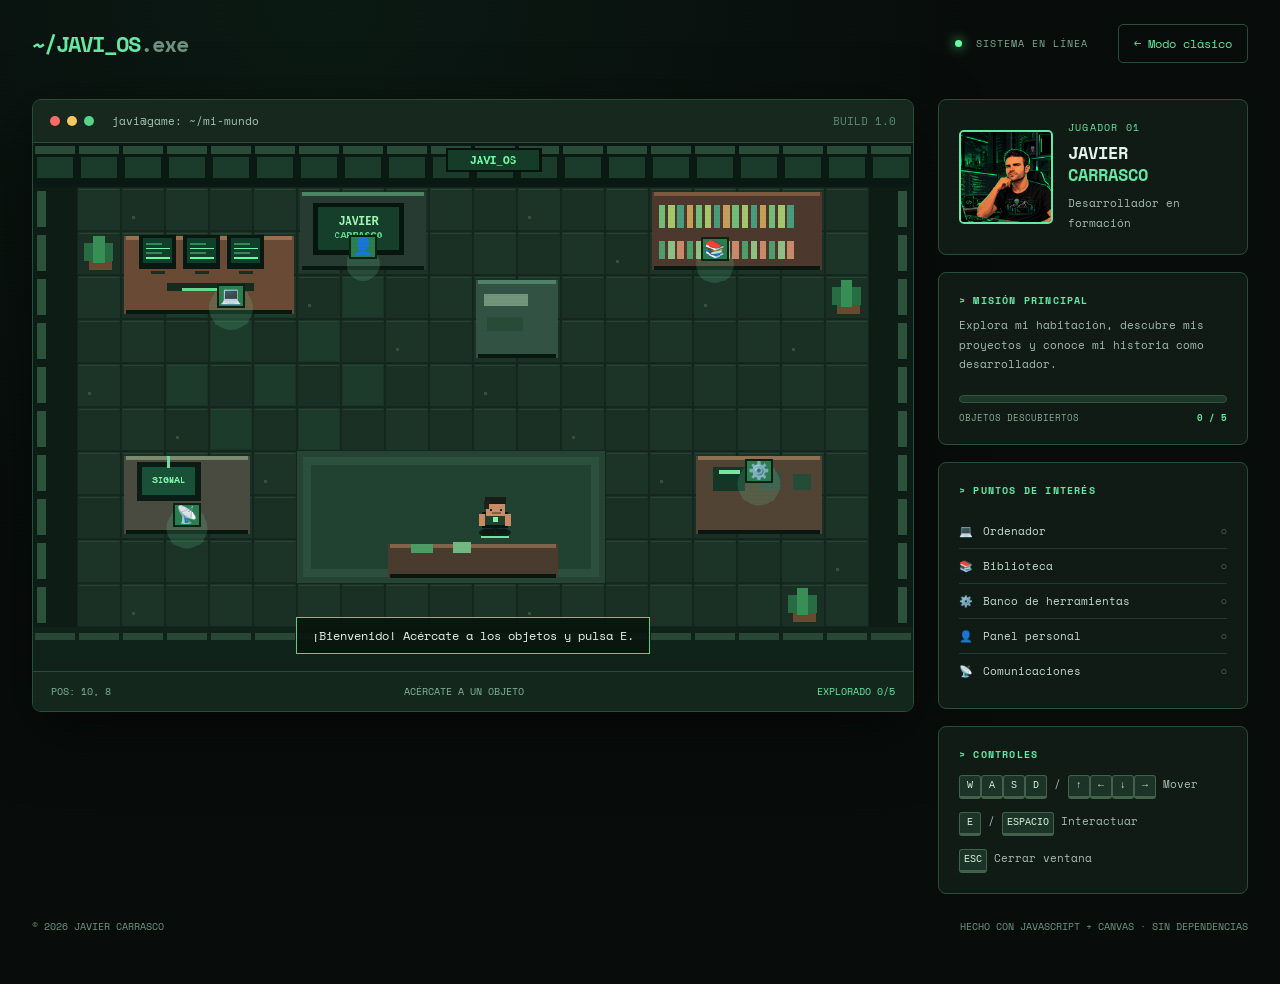
<file: Juego/index.html>
<!doctype html>
<html lang="es">
<head>
<meta charset="UTF-8"><meta name="viewport" content="width=device-width,initial-scale=1">
<meta name="theme-color" content="#080d0b">
<title>JAVI_OS — Modo videojuego</title>
<link rel="stylesheet" href="game.css">
</head>
<body>
<div class="scanlines" aria-hidden="true"></div>
<header class="topbar">
 <a href="../index.html" class="brand"><span class="prompt">~/</span>JAVI_OS<span class="muted">.exe</span></a>
 <span class="online"><span class="online-dot"></span> SISTEMA EN LÍNEA</span>
 <a href="../index.html" class="return">← Modo clásico</a>
</header>
<main class="layout">
 <section class="game-panel" aria-label="Videojuego interactivo">
  <div class="panel-head"><div class="lights"><i></i><i></i><i></i></div><span>javi@game: ~/mi-mundo</span><span class="build">BUILD 1.0</span></div>
  <div class="stage" id="stage"><canvas id="game" width="960" height="576" aria-label="Habitación pixel art. Muévete con WASD o las flechas e interactúa con E." tabindex="0"></canvas>
   <div class="toast" id="toast" aria-live="polite">¡Bienvenido! Acércate a los objetos y pulsa E.</div>
   <div class="dialog hidden" id="dialog" role="dialog" aria-modal="true" aria-labelledby="dialogTitle">
    <div class="dialog-top"><span id="dialogTag">ARCHIVO ENCONTRADO</span><button id="closeDialog" aria-label="Cerrar ventana">✕</button></div>
    <div class="dialog-content"><div class="dialog-icon" id="dialogIcon">⌘</div><div><h2 id="dialogTitle"></h2><p id="dialogText"></p><div id="dialogLinks"></div></div></div>
    <div class="dialog-bottom">Pulsa ESC o el botón ✕ para continuar explorando</div>
   </div>
  </div>
  <div class="statusbar"><span id="position">POS: 10, 8</span><span id="hint">ACÉRCATE A UN OBJETO</span><span id="progress">EXPLORADO 0/5</span></div>
  <div class="mobile-controls" aria-label="Controles táctiles">
    <div class="dpad"><button class="up" data-dir="up" aria-label="Arriba">▲</button><button class="left" data-dir="left" aria-label="Izquierda">◀</button><button class="down" data-dir="down" aria-label="Abajo">▼</button><button class="right" data-dir="right" aria-label="Derecha">▶</button></div>
    <button class="action" id="touchAction">E <small>INTERACTUAR</small></button>
  </div>
 </section>
 <aside class="sidebar">
  <div class="profile">
    <div class="avatar"><img src="retrato.png" alt="Ilustración pixel art de Javier en su escritorio"></div>
    <div><div class="eyebrow">JUGADOR 01</div><h1>JAVIER<br><span>CARRASCO</span></h1><p>Desarrollador en formación</p></div>
  </div>
  <div class="side-box"><div class="box-title">> MISIÓN PRINCIPAL</div><p>Explora mi habitación, descubre mis proyectos y conoce mi historia como desarrollador.</p><div class="progress-track"><div id="progressFill"></div></div><div class="mission-meta"><span>OBJETOS DESCUBIERTOS</span><strong id="counter">0 / 5</strong></div></div>
  <div class="side-box"><div class="box-title">> PUNTOS DE INTERÉS</div><ul class="legend">
   <li><span>💻</span> Ordenador <b id="check-projects">○</b></li>
   <li><span>📚</span> Biblioteca <b id="check-study">○</b></li>
   <li><span>⚙️</span> Banco de herramientas <b id="check-skills">○</b></li>
   <li><span>👤</span> Panel personal <b id="check-about">○</b></li>
   <li><span>📡</span> Comunicaciones <b id="check-contact">○</b></li>
  </ul></div>
  <div class="side-box controls-box"><div class="box-title">> CONTROLES</div><p><kbd>W</kbd><kbd>A</kbd><kbd>S</kbd><kbd>D</kbd> / <kbd>↑</kbd><kbd>←</kbd><kbd>↓</kbd><kbd>→</kbd> Mover</p><p><kbd>E</kbd> / <kbd>ESPACIO</kbd> Interactuar</p><p><kbd>ESC</kbd> Cerrar ventana</p></div>
 </aside>
</main>
<footer>© <span id="year"></span> JAVIER CARRASCO <span class="footer-right">HECHO CON JAVASCRIPT + CANVAS · SIN DEPENDENCIAS</span></footer>
<script src="game.js"></script>
</body></html>
</file>
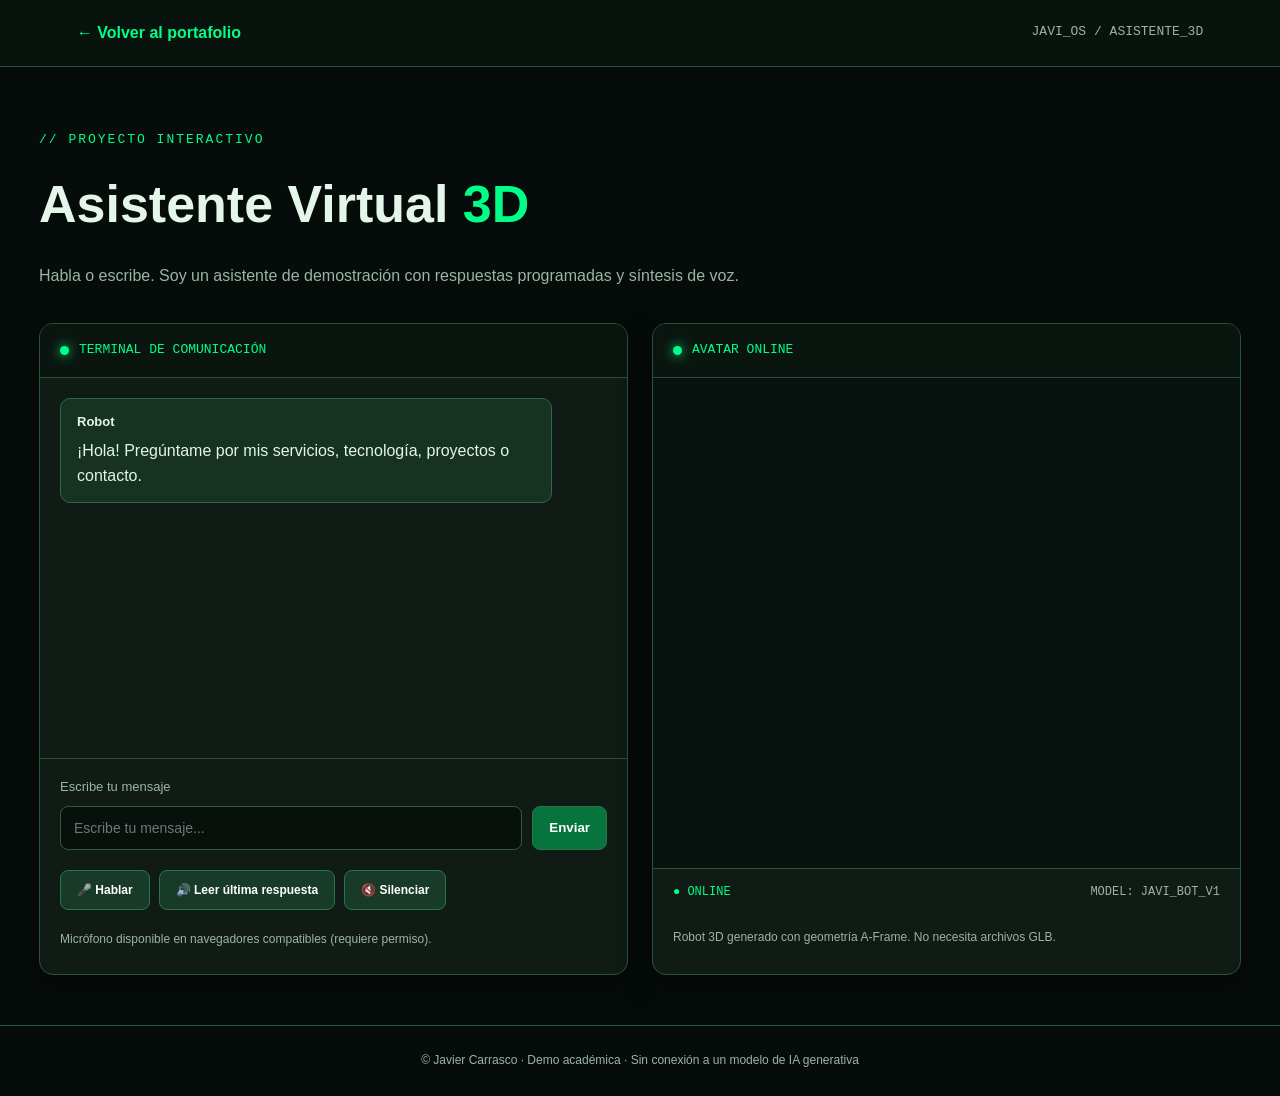
<file: Proyectos/Asistente-3D/index.html>
<!DOCTYPE html>
<html lang="es">
<head>
  <meta charset="UTF-8">
  <meta name="viewport" content="width=device-width, initial-scale=1.0">
  <meta name="description" content="Asistente Virtual 3D de Javier Carrasco">
  <title>Asistente Virtual 3D | Javier Carrasco</title>

  <link rel="stylesheet" href="style.css">

  <script src="https://aframe.io/releases/1.6.0/aframe.min.js"></script>
  <script src="script.js" defer></script>
</head>

<body>

  <header class="topbar">
    <a href="../../" class="volver">← Volver al portafolio</a>
    <span class="marca">JAVI_OS / ASISTENTE_3D</span>
  </header>

  <main class="contenedor">

    <div class="titulo">
      <p class="etiqueta">// PROYECTO INTERACTIVO</p>
      <h1>Asistente Virtual <span>3D</span></h1>
      <p>
        Habla o escribe. Soy un asistente de demostración
        con respuestas programadas y síntesis de voz.
      </p>
    </div>

    <div class="paneles">

      <section class="chat-panel">

        <div class="panel-header">
          <span class="punto"></span>
          TERMINAL DE COMUNICACIÓN
        </div>

        <div id="respuesta" class="mensajes" role="log" aria-live="polite">
          <div class="mensaje bot">
            <strong>Robot</strong>
            <p>
              ¡Hola! Pregúntame por mis servicios,
              tecnología, proyectos o contacto.
            </p>
          </div>
        </div>

        <form id="formulario" class="formulario">

          <label for="mensaje">Escribe tu mensaje</label>

          <div class="entrada">
            <input
              id="mensaje"
              type="text"
              placeholder="Escribe tu mensaje..."
              autocomplete="off"
              maxlength="500"
              required
            >
            <button type="submit">Enviar</button>
          </div>

        </form>

        <div class="controles">
          <button id="mic" type="button">🎤 Hablar</button>
          <button id="voz" type="button">🔊 Leer última respuesta</button>
          <button id="silenciar" type="button">🔇 Silenciar</button>
        </div>

        <p id="estado" class="estado" role="status">
          Micrófono disponible en navegadores compatibles (requiere permiso).
        </p>

      </section>

      <section class="robot-panel">

        <div class="panel-header">
          <span class="punto"></span>
          AVATAR ONLINE
        </div>

        <div class="escena">

          <a-scene
            embedded
            renderer="antialias: true; colorManagement: true"
            background="color: #08120e"
            vr-mode-ui="enabled: false"
            device-orientation-permission-ui="enabled: false"
          >

            <a-entity
              light="type: ambient; color: #b6ffd6; intensity: 1.3">
            </a-entity>

            <a-entity
              light="type: directional; color: #ffffff; intensity: 1.8"
              position="2 4 3">
            </a-entity>

            <a-entity
              light="type: point; color: #00ff88; intensity: 2; distance: 8"
              position="-2 2 1">
            </a-entity>

            <a-plane
              rotation="-90 0 0"
              position="0 -1.7 -3"
              width="12"
              height="12"
              color="#0b2018">
            </a-plane>

            <a-cylinder
              position="0 -1.55 -3"
              radius="1.1"
              height="0.15"
              color="#123b29">
            </a-cylinder>

            <a-torus
              position="0 -1.46 -3"
              rotation="-90 0 0"
              radius="0.9"
              radius-tubular="0.025"
              color="#00ff88"
              material="emissive: #00ff88; emissiveIntensity: 0.6">
            </a-torus>

            <!-- ROBOT COMPLETO -->
            <a-entity
              id="robot"
              position="0 -0.05 -3"
              animation="property: position; from: 0 -0.05 -3; to: 0 0.12 -3; dir: alternate; dur: 1700; loop: true; easing: easeInOutSine"
            >

              <!-- Cuerpo -->
              <a-box
                position="0 -0.75 0"
                width="1.15"
                height="1.25"
                depth="0.65"
                color="#17251f"
                material="metalness: 0.5; roughness: 0.35">
              </a-box>

              <a-box
                position="0 -0.65 0.34"
                width="0.65"
                height="0.3"
                depth="0.04"
                color="#00ff88"
                material="emissive: #00ff88; emissiveIntensity: 0.65">
              </a-box>

              <!-- Cuello -->
              <a-cylinder
                position="0 0.03 0"
                radius="0.16"
                height="0.28"
                color="#53685e">
              </a-cylinder>

              <!-- Cabeza -->
              <a-box
                position="0 0.6 0"
                width="1.45"
                height="1.05"
                depth="0.75"
                color="#1b2b23"
                material="metalness: 0.45; roughness: 0.3">
              </a-box>

              <!-- Pantalla facial -->
              <a-box
                position="0 0.62 0.39"
                width="1.2"
                height="0.77"
                depth="0.035"
                color="#06130d">
              </a-box>

              <!-- Ojos luminosos -->
              <a-box
                position="-0.32 0.75 0.43"
                width="0.3"
                height="0.13"
                depth="0.025"
                color="#00ff88"
                material="emissive: #00ff88; emissiveIntensity: 1.5">
              </a-box>

              <a-box
                position="0.32 0.75 0.43"
                width="0.3"
                height="0.13"
                depth="0.025"
                color="#00ff88"
                material="emissive: #00ff88; emissiveIntensity: 1.5">
              </a-box>

              <!-- Boca -->
              <a-box
                id="boca"
                position="0 0.38 0.44"
                width="0.42"
                height="0.045"
                depth="0.025"
                color="#00ff88"
                material="emissive: #00ff88; emissiveIntensity: 1">
              </a-box>

              <!-- Antena -->
              <a-cylinder
                position="0 1.24 0"
                radius="0.045"
                height="0.3"
                color="#7b9185">
              </a-cylinder>

              <a-sphere
                position="0 1.42 0"
                radius="0.11"
                color="#00ff88"
                material="emissive: #00ff88; emissiveIntensity: 1">
              </a-sphere>

              <!-- Brazos -->
              <a-box
                position="-0.83 -0.65 0"
                width="0.35"
                height="0.95"
                depth="0.42"
                color="#263c31">
              </a-box>

              <a-box
                position="0.83 -0.65 0"
                width="0.35"
                height="0.95"
                depth="0.42"
                color="#263c31">
              </a-box>

              <!-- Manos -->
              <a-sphere
                position="-0.83 -1.2 0"
                radius="0.2"
                color="#00bb70">
              </a-sphere>

              <a-sphere
                position="0.83 -1.2 0"
                radius="0.2"
                color="#00bb70">
              </a-sphere>

            </a-entity>

            <a-camera
              position="0 0.1 1.5"
              look-controls="enabled: false"
              wasd-controls="enabled: false">
            </a-camera>

          </a-scene>

        </div>

        <div class="robot-footer">
          <span class="online">● ONLINE</span>
          <span>MODEL: JAVI_BOT_V1</span>
        </div>

        <p class="nota">
          Robot 3D generado con geometría A-Frame.
          No necesita archivos GLB.
        </p>

      </section>

    </div>

  </main>

  <footer>
    © Javier Carrasco · Demo académica ·
    Sin conexión a un modelo de IA generativa
  </footer>

</body>
</html>
</file>
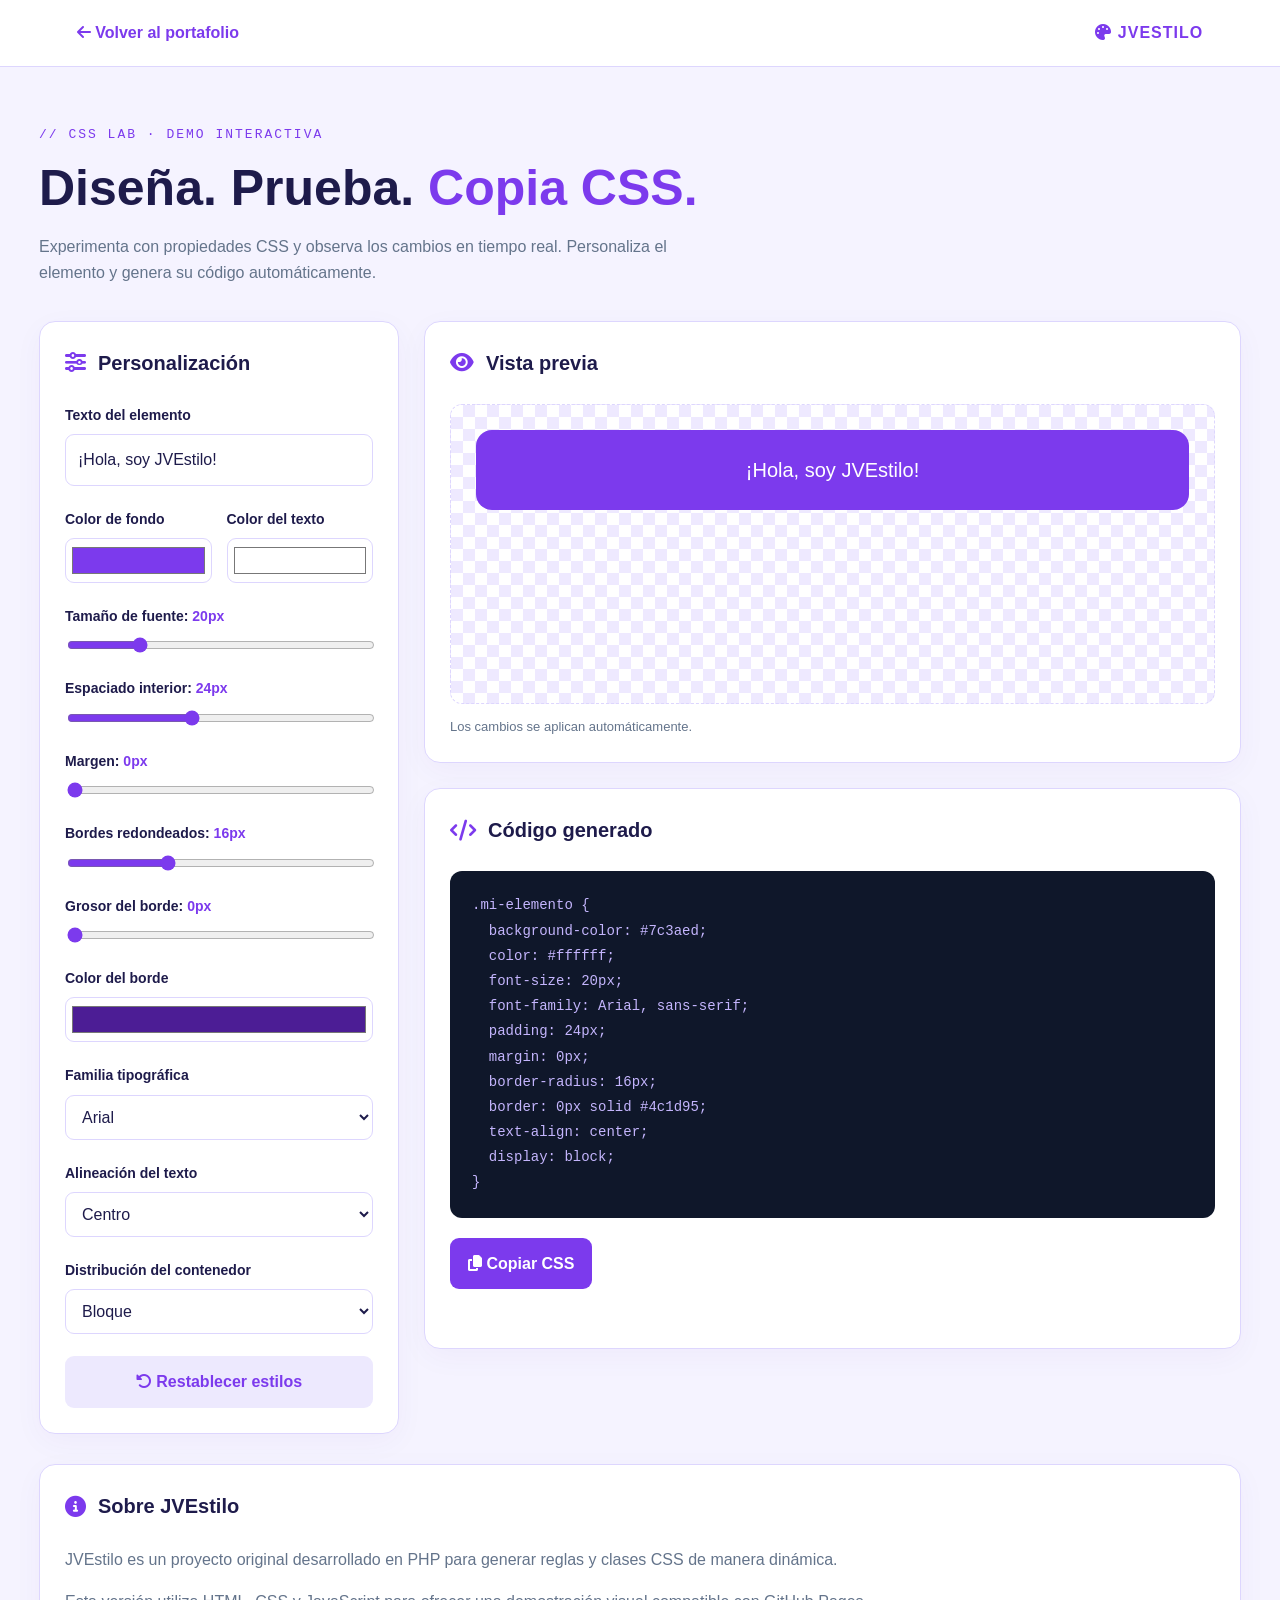
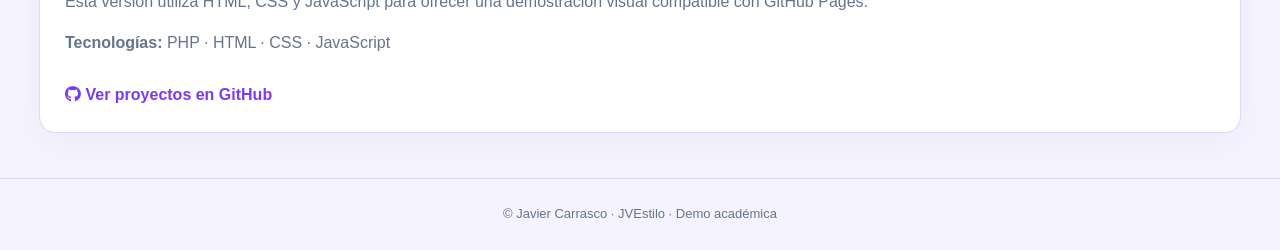
<file: Proyectos/JVEstilo/index.html>
<!DOCTYPE html>
<html lang="es">

<head>
  <meta charset="UTF-8">
  <meta name="viewport"
        content="width=device-width, initial-scale=1.0">

  <meta name="description"
        content="JVEstilo: laboratorio interactivo para generar CSS. Proyecto de Javier Carrasco.">

  <title>JVEstilo | CSS Lab</title>

  <link rel="stylesheet" href="style.css">

  <link rel="stylesheet"
        href="https://cdnjs.cloudflare.com/ajax/libs/font-awesome/6.7.2/css/all.min.css">

  <script src="script.js" defer></script>
</head>

<body>

  <header class="topbar">

    <a href="../../" class="volver">
      <i class="fa-solid fa-arrow-left"></i>
      Volver al portafolio
    </a>

    <span class="marca">
      <i class="fa-solid fa-palette"></i>
      JVESTILO
    </span>

  </header>

  <main class="contenedor">

    <section class="presentacion">

      <p class="etiqueta">
        // CSS LAB · DEMO INTERACTIVA
      </p>

      <h1>
        Diseña. Prueba.
        <span>Copia CSS.</span>
      </h1>

      <p>
        Experimenta con propiedades CSS y observa
        los cambios en tiempo real.
        Personaliza el elemento y genera su código
        automáticamente.
      </p>

    </section>


    <div class="editor">

      <!-- PANEL DE CONTROLES -->

      <section class="panel controles">

        <div class="panel-titulo">
          <i class="fa-solid fa-sliders"></i>
          <h2>Personalización</h2>
        </div>

        <div class="campo">

          <label for="texto">
            Texto del elemento
          </label>

          <input
            type="text"
            id="texto"
            value="¡Hola, soy JVEstilo!"
            maxlength="100">

        </div>


        <div class="colores">

          <div class="campo">

            <label for="fondo">
              Color de fondo
            </label>

            <input
              type="color"
              id="fondo"
              value="#7c3aed">

          </div>

          <div class="campo">

            <label for="colorTexto">
              Color del texto
            </label>

            <input
              type="color"
              id="colorTexto"
              value="#ffffff">

          </div>

        </div>


        <div class="campo">

          <label for="tamano">
            Tamaño de fuente:
            <strong id="valorTamano">20px</strong>
          </label>

          <input
            type="range"
            id="tamano"
            min="12"
            max="48"
            value="20">

        </div>


        <div class="campo">

          <label for="padding">
            Espaciado interior:
            <strong id="valorPadding">24px</strong>
          </label>

          <input
            type="range"
            id="padding"
            min="0"
            max="60"
            value="24">

        </div>


        <div class="campo">

          <label for="margen">
            Margen:
            <strong id="valorMargen">0px</strong>
          </label>

          <input
            type="range"
            id="margen"
            min="0"
            max="60"
            value="0">

        </div>


        <div class="campo">

          <label for="radio">
            Bordes redondeados:
            <strong id="valorRadio">16px</strong>
          </label>

          <input
            type="range"
            id="radio"
            min="0"
            max="50"
            value="16">

        </div>


        <div class="campo">

          <label for="borde">
            Grosor del borde:
            <strong id="valorBorde">0px</strong>
          </label>

          <input
            type="range"
            id="borde"
            min="0"
            max="10"
            value="0">

        </div>


        <div class="campo">

          <label for="colorBorde">
            Color del borde
          </label>

          <input
            type="color"
            id="colorBorde"
            value="#4c1d95">

        </div>


        <div class="campo">

          <label for="fuente">
            Familia tipográfica
          </label>

          <select id="fuente">
            <option value="Arial, sans-serif">
              Arial
            </option>

            <option value="'Courier New', monospace">
              Courier New
            </option>

            <option value="Georgia, serif">
              Georgia
            </option>

            <option value="'Trebuchet MS', sans-serif">
              Trebuchet MS
            </option>
          </select>

        </div>


        <div class="campo">

          <label for="alineacion">
            Alineación del texto
          </label>

          <select id="alineacion">

            <option value="center">
              Centro
            </option>

            <option value="left">
              Izquierda
            </option>

            <option value="right">
              Derecha
            </option>

          </select>

        </div>


        <div class="campo">

          <label for="distribucion">
            Distribución del contenedor
          </label>

          <select id="distribucion">

            <option value="block">
              Bloque
            </option>

            <option value="flex">
              Flexbox
            </option>

            <option value="grid">
              Grid
            </option>

          </select>

        </div>


        <button id="restablecer"
                class="boton-secundario"
                type="button">

          <i class="fa-solid fa-rotate-left"></i>
          Restablecer estilos

        </button>

      </section>


      <!-- VISTA PREVIA Y CÓDIGO -->

      <div class="zona-resultado">

        <section class="panel">

          <div class="panel-titulo">
            <i class="fa-solid fa-eye"></i>
            <h2>Vista previa</h2>
          </div>

          <div class="lienzo">

            <div id="elementoPreview">
              ¡Hola, soy JVEstilo!
            </div>

          </div>

          <p class="ayuda">
            Los cambios se aplican automáticamente.
          </p>

        </section>


        <section class="panel">

          <div class="panel-titulo">
            <i class="fa-solid fa-code"></i>
            <h2>Código generado</h2>
          </div>

          <pre><code id="codigoCSS"></code></pre>

          <button id="copiar"
                  class="boton-principal"
                  type="button">

            <i class="fa-solid fa-copy"></i>
            Copiar CSS

          </button>

          <p id="mensaje"
             class="mensaje"
             role="status"
             aria-live="polite"></p>

        </section>

      </div>

    </div>


    <!-- INFORMACIÓN DEL PROYECTO -->

    <section class="panel info-proyecto">

      <div class="panel-titulo">
        <i class="fa-solid fa-circle-info"></i>
        <h2>Sobre JVEstilo</h2>
      </div>

      <p>
        JVEstilo es un proyecto original desarrollado
        en PHP para generar reglas y clases CSS
        de manera dinámica.
      </p>

      <p>
        Esta versión utiliza HTML, CSS y JavaScript
        para ofrecer una demostración visual
        compatible con GitHub Pages.
      </p>

      <p>
        <strong>Tecnologías:</strong>
        PHP · HTML · CSS · JavaScript
      </p>

      <a
        href="https://github.com/javicarrascoferrus-web/Proyectos"
        target="_blank"
        rel="noopener noreferrer"
        class="enlace-github">

        <i class="fa-brands fa-github"></i>
        Ver proyectos en GitHub

      </a>

    </section>

  </main>


  <footer>
    © Javier Carrasco · JVEstilo · Demo académica
  </footer>

</body>
</html>
</file>
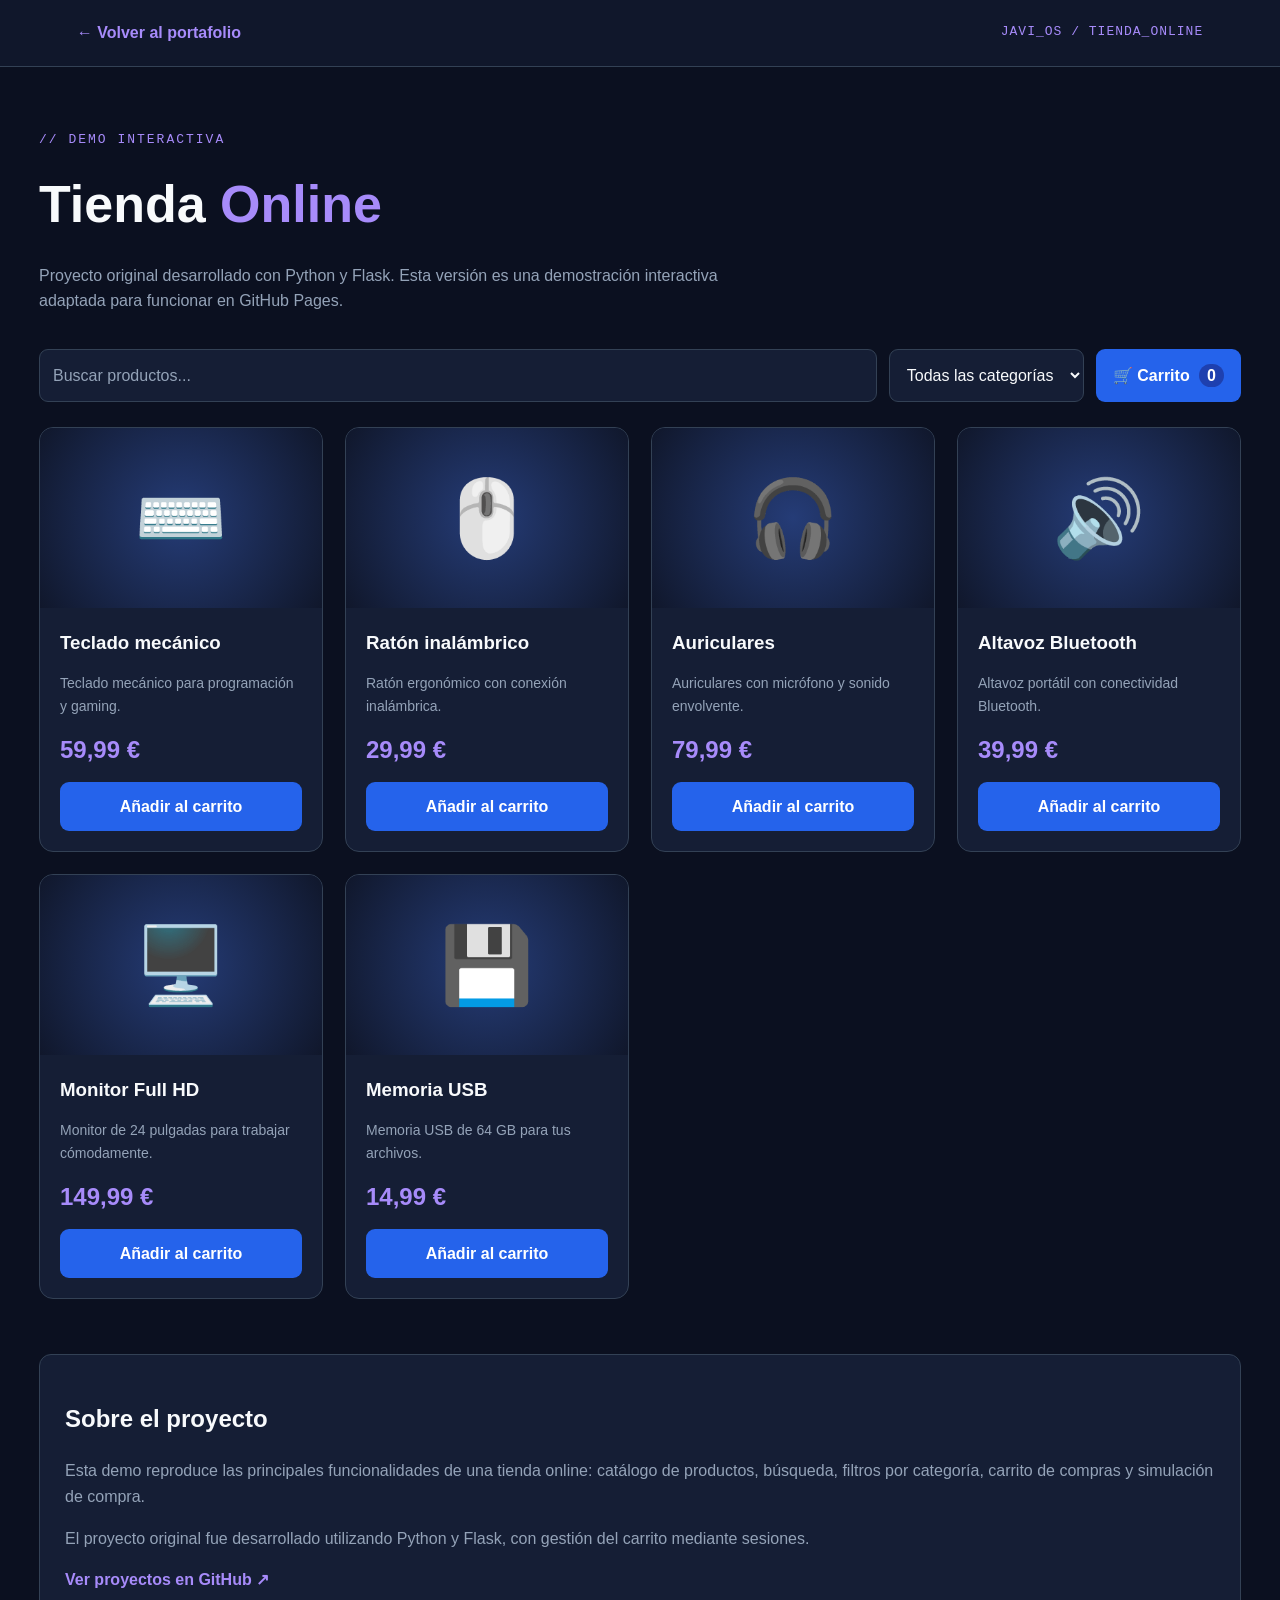
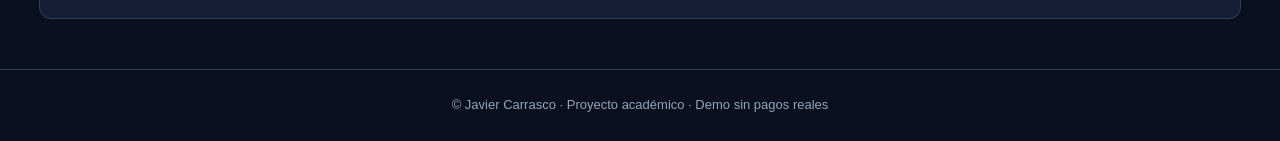
<file: Proyectos/tienda online/index.html>
<!DOCTYPE html>
<html lang="es">
<head>
  <meta charset="UTF-8">
  <meta name="viewport" content="width=device-width, initial-scale=1.0">

  <meta
    name="description"
    content="Demo interactiva de tienda online desarrollada por Javier Carrasco"
  >

  <title>Tienda Online | Javier Carrasco</title>


  <link rel="stylesheet" href="style.css">
  <script src="script.js" defer></script>
</head>

<body>


  <header class="topbar">
    <a href="../../" class="volver">
      ← Volver al portafolio
    </a>

    <span class="marca">
      JAVI_OS / TIENDA_ONLINE
    </span>
  </header>

  <main class="contenedor">


    <section class="presentacion">
      <p class="etiqueta">// DEMO INTERACTIVA</p>

      <h1>
        Tienda <span>Online</span>
      </h1>

      <p>
        Proyecto original desarrollado con Python y Flask.
        Esta versión es una demostración interactiva
        adaptada para funcionar en GitHub Pages.
      </p>
    </section>

  <section class="tienda">

      <div class="barra">

        <input
          id="buscador"
          type="search"
          placeholder="Buscar productos..."
          aria-label="Buscar productos"
        >

        <select
          id="categoria"
          aria-label="Filtrar por categoría"
        >
          <option value="todos">
            Todas las categorías
          </option>

          <option value="perifericos">
            Periféricos
          </option>

          <option value="audio">
            Audio
          </option>

          <option value="accesorios">
            Accesorios
          </option>
        </select>

        <button
          id="abrirCarrito"
          class="boton-carrito"
          type="button"
        >
          🛒 Carrito
          <span id="contador">0</span>
        </button>

      </div>

  
      <div
        id="productos"
        class="productos"
      ></div>

    </section>

    <section class="info-proyecto">

      <h2>Sobre el proyecto</h2>

      <p>
        Esta demo reproduce las principales funcionalidades
        de una tienda online: catálogo de productos,
        búsqueda, filtros por categoría, carrito de compras
        y simulación de compra.
      </p>

      <p>
        El proyecto original fue desarrollado utilizando
        Python y Flask, con gestión del carrito mediante
        sesiones.
      </p>

      <a
        href="https://github.com/javicarrascoferrus-web/Proyectos"
        target="_blank"
        rel="noopener noreferrer"
        class="enlace-github"
      >
        Ver proyectos en GitHub ↗
      </a>

    </section>

  </main>


  <div
    id="fondoCarrito"
    class="fondo-carrito"
    hidden
  ></div>


  <aside
    id="panelCarrito"
    class="panel-carrito"
    role="dialog"
    aria-modal="true"
    aria-label="Carrito de compras"
    aria-hidden="true"
    inert
  >

    <div class="cabecera-carrito">

      <h2>Tu carrito</h2>

      <button
        id="cerrarCarrito"
        type="button"
        aria-label="Cerrar carrito"
      >
        ✕
      </button>

    </div>

 
    <div
      id="listaCarrito"
      class="lista-carrito"
    ></div>

  
    <div class="pie-carrito">

      <p>
        Total:
        <strong id="total">0,00 €</strong>
      </p>

      <button
        id="comprar"
        type="button"
      >
        Finalizar compra
      </button>

      <button
        id="vaciar"
        type="button"
        class="secundario"
      >
        Vaciar carrito
      </button>

      <small>
        Demo académica. No se realizan pagos reales.
      </small>

    </div>

  </aside>


  <div
    id="notificacion"
    class="notificacion"
    role="status"
    aria-live="polite"
  ></div>

  <footer>
    © Javier Carrasco · Proyecto académico ·
    Demo sin pagos reales
  </footer>

</body>
</html>
</file>
<file: Juego/game.css>
@import url('https://fonts.googleapis.com/css2?family=Press+Start+2P&family=Space+Mono:wght@400;700&display=swap');
:root{--bg:#080d0b;--panel:#101b16;--green:#65e9a4;--dim:#83a797;--border:#294d3b;--white:#e5f5eb}*{box-sizing:border-box}html{scroll-behavior:smooth}body{margin:0;background:var(--bg);color:var(--white);font-family:'Space Mono',monospace;min-height:100vh;background-image:radial-gradient(ellipse at 25% 0%,#12332555,transparent 48%)}a{color:inherit;text-decoration:none}button{font:inherit;cursor:pointer}.scanlines{pointer-events:none;position:fixed;inset:0;z-index:15;background:repeating-linear-gradient(to bottom,transparent 0px,transparent 3px,#0000000b 4px);opacity:.5}.topbar{max-width:1560px;margin:auto;display:flex;align-items:center;gap:30px;padding:24px 32px}.brand{font-size:22px;font-weight:700;letter-spacing:-1px}.prompt,.brand{color:var(--green)}.muted{color:#6d9380}.online{margin-left:auto;color:#7eaa93;font-size:10px;letter-spacing:1px}.online-dot{display:inline-block;width:7px;height:7px;border-radius:50%;background:#68ff9e;box-shadow:0 0 12px #68ff9e;margin-right:7px}.return{border:1px solid var(--border);border-radius:5px;padding:10px 15px;font-size:12px;color:var(--green)}.return:hover{background:#163b2a}.layout{max-width:1560px;margin:12px auto 0;padding:0 32px;display:grid;grid-template-columns:minmax(0,1fr) 310px;gap:24px;align-items:start}.game-panel{border:1px solid var(--border);border-radius:9px;overflow:hidden;background:var(--panel);box-shadow:0 20px 65px #0008}.panel-head{height:43px;display:flex;align-items:center;gap:18px;background:#17291f;padding:0 17px;border-bottom:1px solid var(--border);font-size:11px;color:#a6c6b2}.lights{display:flex;gap:7px}.lights i{width:10px;height:10px;border-radius:50%;background:#fb6a67}.lights i:nth-child(2){background:#f6c85e}.lights i:nth-child(3){background:#58d48a}.build{margin-left:auto;color:#608a73}.stage{position:relative;background:#111d19}canvas{display:block;width:100%;height:auto;image-rendering:pixelated;outline:none}.toast{position:absolute;left:50%;bottom:17px;transform:translateX(-50%);background:#08150de8;border:1px solid #58cc8b;padding:9px 15px;font-size:12px;white-space:nowrap;max-width:94%;text-align:center;pointer-events:none;transition:opacity .3s}.toast.off{opacity:0}.statusbar{display:flex;justify-content:space-between;gap:10px;padding:12px 18px;background:#14271d;border-top:1px solid var(--border);font-size:10px;color:#83b69a}.statusbar span:last-child{color:var(--green)}.sidebar{display:flex;flex-direction:column;gap:17px}.profile,.side-box{border:1px solid var(--border);border-radius:8px;background:#101b16;padding:20px}.profile{display:flex;gap:15px;align-items:center}.avatar{width:94px;height:94px;flex:none;border:2px solid var(--green);border-radius:5px;overflow:hidden}.avatar img{width:100%;height:100%;object-fit:cover;object-position:50% 45%}.eyebrow,.box-title{font-size:10px;color:var(--green);letter-spacing:1.2px}.profile h1{font-size:17px;line-height:1.3;margin:7px 0}.profile h1 span{color:var(--green)}.profile p,.side-box p{font-size:11px;color:#a6bdaf;line-height:1.8;margin:8px 0 0}.box-title{font-weight:700}.progress-track{height:8px;background:#1d382a;border:1px solid #34533d;border-radius:20px;overflow:hidden;margin:20px 0 8px}.progress-track div{height:100%;width:0;background:var(--green);transition:width .4s}.mission-meta{display:flex;justify-content:space-between;gap:8px;font-size:9px;color:#8aaf98}.mission-meta strong{color:var(--green)}.legend{list-style:none;padding:0;margin:16px 0 0}.legend li{display:flex;align-items:center;gap:10px;padding:9px 0;border-bottom:1px solid #203b2d;font-size:11px;color:#c4ddcd}.legend li:last-child{border-bottom:0}.legend b{margin-left:auto;color:#668875}.legend b.done{color:var(--green)}kbd{display:inline-block;background:#1b3427;border:1px solid #42624c;border-bottom-width:3px;border-radius:3px;min-width:22px;text-align:center;padding:1px 4px;color:#d1f2d9;font-size:10px}.controls-box p{margin-top:13px}.mobile-controls{display:none;align-items:center;justify-content:space-between;padding:12px 22px;background:#14271d;border-top:1px solid var(--border)}.dpad{display:grid;grid-template-columns:repeat(3,47px);grid-template-rows:repeat(2,43px);gap:4px}.dpad button,.action{background:#1d402c;border:1px solid #52875f;border-radius:5px;color:#a8ffbd;touch-action:none}.dpad .up{grid-column:2;grid-row:1}.dpad .left{grid-column:1;grid-row:2}.dpad .down{grid-column:2;grid-row:2}.dpad .right{grid-column:3;grid-row:2}.action{width:110px;height:70px;font-size:22px;font-weight:700}.action small{display:block;font-size:9px}.dialog{position:absolute;inset:8% 12%;z-index:5;background:#0b1913f5;border:2px solid #65e9a4;box-shadow:0 10px 80px #000b,0 0 30px #3af58b30;display:flex;flex-direction:column;overflow:auto}.dialog.hidden{display:none}.dialog-top{display:flex;align-items:center;justify-content:space-between;background:#1b3b28;color:#9bfbbd;padding:12px 17px;font-size:11px;letter-spacing:1px}.dialog-top button{background:transparent;border:0;color:#c8ffdc;font-size:20px}.dialog-content{display:flex;align-items:flex-start;gap:23px;padding:26px;flex:1}.dialog-icon{font-size:45px}.dialog-content h2{font-family:'Press Start 2P',monospace;font-size:15px;line-height:1.7;color:#83ffb5;margin:4px 0 18px}.dialog-content p{white-space:pre-line;font-size:13px;line-height:1.85;color:#d1e6d7;margin:0 0 20px}.dialog-content a{display:inline-block;padding:9px 12px;border:1px solid #5ad58b;color:#93fbb6;font-size:11px;margin:0 8px 8px 0}.dialog-content a:hover{background:#235038}.dialog-bottom{border-top:1px solid #2c5840;padding:12px 18px;color:#7aa58c;font-size:10px}footer{max-width:1560px;margin:25px auto;padding:0 32px 25px;font-size:10px;color:#6f947e}footer .footer-right{float:right}@media(max-width:1100px){.layout{grid-template-columns:1fr}.sidebar{display:grid;grid-template-columns:repeat(2,1fr)}.profile{grid-column:span 2}}@media(max-width:680px){.topbar{padding:18px 15px;gap:10px;flex-wrap:wrap}.brand{font-size:18px}.online{display:none}.return{margin-left:auto;font-size:10px;padding:9px}.layout{padding:0 10px;gap:14px}.panel-head{font-size:9px}.statusbar{font-size:9px;padding:9px}.statusbar span:nth-child(2){display:none}.mobile-controls{display:flex}.sidebar{display:flex}.profile{padding:14px}.dialog{inset:3% 3%}.dialog-content{padding:15px;gap:10px}.dialog-icon{font-size:26px}.dialog-content h2{font-size:10px}.dialog-content p{font-size:11px}.dialog-bottom{font-size:9px}.toast{font-size:10px;white-space:normal}.footer-right{display:block;float:none!important;margin-top:8px}}@media(prefers-reduced-motion:reduce){*,*:before,*:after{transition:none!important;animation:none!important}}
</file>
<file: Proyectos/Asistente-3D/style.css>
:root {
  --fondo: #060c09;
  --panel: #101b15;
  --verde: #00ff88;
  --texto: #e4f5e9;
  --secundario: #9ab5a3;
  --borde: #28523b;
}

* {
  box-sizing: border-box;
}

body {
  margin: 0;
  background: var(--fondo);
  color: var(--texto);
  font-family: "Segoe UI", Arial, sans-serif;
  line-height: 1.6;
}

.topbar {
  display: flex;
  align-items: center;
  justify-content: space-between;
  gap: 20px;
  padding: 20px 6%;
  border-bottom: 1px solid var(--borde);
  background: #09130d;
}

.volver {
  color: var(--verde);
  text-decoration: none;
  font-weight: 600;
}

.volver:hover {
  text-decoration: underline;
}

.marca {
  color: var(--secundario);
  font-family: monospace;
  font-size: 13px;
}

.contenedor {
  max-width: 1250px;
  margin: 0 auto;
  padding: 50px 24px;
}

.titulo {
  margin-bottom: 35px;
}

.etiqueta {
  color: var(--verde);
  font-family: monospace;
  letter-spacing: 2px;
  font-size: 13px;
}

h1 {
  margin: 8px 0;
  font-size: clamp(32px, 5vw, 52px);
}

h1 span {
  color: var(--verde);
}

.titulo > p:last-child {
  color: var(--secundario);
}

.paneles {
  display: grid;
  grid-template-columns: 1fr 1fr;
  gap: 24px;
}

.chat-panel,
.robot-panel {
  background: var(--panel);
  border: 1px solid var(--borde);
  border-radius: 14px;
  overflow: hidden;
  min-width: 0;
  box-shadow: 0 12px 35px rgba(0, 0, 0, 0.25);
}

.panel-header {
  display: flex;
  align-items: center;
  gap: 10px;
  padding: 16px 20px;
  background: #0b1510;
  border-bottom: 1px solid var(--borde);
  font-family: monospace;
  font-size: 13px;
  color: var(--verde);
}

.punto {
  width: 9px;
  height: 9px;
  border-radius: 50%;
  background: var(--verde);
  box-shadow: 0 0 12px var(--verde);
}

.mensajes {
  height: 380px;
  overflow-y: auto;
  padding: 20px;
  display: flex;
  flex-direction: column;
  gap: 14px;
}

.mensaje {
  padding: 13px 16px;
  border-radius: 10px;
  max-width: 90%;
  overflow-wrap: anywhere;
}

.mensaje strong {
  display: block;
  margin-bottom: 5px;
  font-size: 13px;
}

.mensaje p {
  margin: 0;
}

.mensaje.bot {
  background: #163223;
  border: 1px solid #2b6a47;
  align-self: flex-start;
}

.mensaje.usuario {
  background: #24332b;
  border: 1px solid #415d4b;
  align-self: flex-end;
}

.formulario {
  padding: 18px 20px 10px;
  border-top: 1px solid var(--borde);
}

.formulario label {
  display: block;
  margin-bottom: 8px;
  font-size: 13px;
  color: var(--secundario);
}

.entrada {
  display: flex;
  gap: 10px;
}

input {
  flex: 1;
  min-width: 0;
  padding: 13px;
  background: #07100b;
  color: white;
  border: 1px solid #315841;
  border-radius: 8px;
  font-size: 14px;
}

input:focus {
  outline: 1px solid var(--verde);
}

button {
  cursor: pointer;
  border-radius: 8px;
  padding: 12px 16px;
  font-weight: 600;
  border: 1px solid #27764a;
  background: #08743d;
  color: white;
  transition: 0.2s;
}

button:hover {
  background: #0b9650;
  transform: translateY(-1px);
}

button:disabled {
  opacity: 0.45;
  cursor: not-allowed;
}

.controles {
  display: flex;
  flex-wrap: wrap;
  gap: 9px;
  padding: 10px 20px;
}

.controles button {
  background: #173b28;
  font-size: 12px;
}

.estado {
  margin: 0;
  padding: 10px 20px 20px;
  color: var(--secundario);
  font-size: 12px;
}

.escena {
  position: relative;
  width: 100%;
  height: 490px;
  background: #08120e;
}

.escena a-scene {
  width: 100%;
  height: 100%;
  display: block;
}

.robot-footer {
  display: flex;
  justify-content: space-between;
  padding: 14px 20px;
  font-family: monospace;
  font-size: 12px;
  color: var(--secundario);
  border-top: 1px solid var(--borde);
}

.online {
  color: var(--verde);
}

.nota {
  padding: 0 20px 15px;
  color: var(--secundario);
  font-size: 12px;
}

footer {
  text-align: center;
  padding: 25px;
  color: var(--secundario);
  font-size: 12px;
  border-top: 1px solid var(--borde);
}

@media (max-width: 850px) {
  .paneles {
    grid-template-columns: 1fr;
  }

  .escena {
    height: 400px;
  }
}

@media (max-width: 480px) {
  .topbar {
    flex-wrap: wrap;
  }

  .contenedor {
    padding: 30px 14px;
  }

  .entrada {
    flex-direction: column;
  }

  .entrada button {
    width: 100%;
  }

  .mensajes {
    height: 300px;
  }

  .escena {
    height: 350px;
  }
}
</file>
<file: Proyectos/JVEstilo/style.css>
:root {
  --fondo: #f5f3ff;
  --blanco: #ffffff;
  --violeta: #7c3aed;
  --violeta-hover: #6d28d9;
  --texto: #1e1b4b;
  --gris: #64748b;
  --borde: #ddd6fe;
}


* {
  box-sizing: border-box;
}

body {
  margin: 0;
  font-family: "Segoe UI", Arial, sans-serif;
  background: var(--fondo);
  color: var(--texto);
  line-height: 1.6;
}

button,
input,
select {
  font: inherit;
}

button {
  cursor: pointer;
}

button:focus-visible,
a:focus-visible,
input:focus-visible,
select:focus-visible {
  outline: 2px solid var(--violeta);
  outline-offset: 3px;
}



.topbar {
  background: var(--blanco);
  border-bottom: 1px solid var(--borde);
  padding: 20px 6%;
  display: flex;
  justify-content: space-between;
  align-items: center;
  gap: 15px;
}

.volver {
  color: var(--violeta);
  text-decoration: none;
  font-weight: 600;
}

.volver:hover {
  color: var(--violeta-hover);
}

.marca {
  color: var(--violeta);
  font-weight: 800;
  letter-spacing: 1px;
}



.contenedor {
  max-width: 1250px;
  margin: auto;
  padding: 45px 24px;
}



.presentacion {
  margin-bottom: 35px;
}

.etiqueta {
  font-family: monospace;
  color: var(--violeta);
  font-size: 13px;
  letter-spacing: 2px;
}

.presentacion h1 {
  font-size: clamp(32px, 5vw, 50px);
  line-height: 1.2;
  margin: 10px 0;
}

.presentacion h1 span {
  color: var(--violeta);
}

.presentacion > p:last-child {
  max-width: 650px;
  color: var(--gris);
}



.editor {
  display: grid;
  grid-template-columns: 360px minmax(0, 1fr);
  gap: 25px;
  align-items: start;
}

.zona-resultado {
  display: flex;
  flex-direction: column;
  gap: 25px;
  min-width: 0;
}



.panel {
  background: var(--blanco);
  border: 1px solid var(--borde);
  border-radius: 16px;
  padding: 25px;
  box-shadow: 0 8px 30px rgba(76, 29, 149, 0.04);
  min-width: 0;
}

.panel-titulo {
  display: flex;
  align-items: center;
  gap: 12px;
  margin-bottom: 25px;
}

.panel-titulo i {
  color: var(--violeta);
  font-size: 21px;
}

.panel-titulo h2 {
  font-size: 20px;
  margin: 0;
}



.campo {
  display: flex;
  flex-direction: column;
  gap: 8px;
  margin-bottom: 22px;
}

.campo label {
  font-size: 14px;
  font-weight: 600;
}

.campo label strong {
  color: var(--violeta);
}

.campo input[type="text"],
.campo select {
  width: 100%;
  border: 1px solid var(--borde);
  border-radius: 9px;
  padding: 12px;
  color: var(--texto);
  background: #ffffff;
}

.campo input[type="color"] {
  width: 100%;
  height: 45px;
  border: 1px solid var(--borde);
  border-radius: 9px;
  padding: 4px;
  background: #ffffff;
  cursor: pointer;
}

.campo input[type="range"] {
  width: 100%;
  accent-color: var(--violeta);
  cursor: pointer;
}

.colores {
  display: grid;
  grid-template-columns: 1fr 1fr;
  gap: 15px;
}



.lienzo {
  min-height: 300px;
  background:
    linear-gradient(45deg, #eee9ff 25%, transparent 25%),
    linear-gradient(-45deg, #eee9ff 25%, transparent 25%),
    linear-gradient(45deg, transparent 75%, #eee9ff 75%),
    linear-gradient(-45deg, transparent 75%, #eee9ff 75%);
  background-size: 24px 24px;
  background-position:
    0 0,
    0 12px,
    12px -12px,
    -12px 0;
  border: 1px dashed var(--borde);
  border-radius: 12px;
  padding: 25px;
  overflow: auto;
}

#elementoPreview {
  background: #7c3aed;
  color: #ffffff;
  padding: 24px;
  margin: 0;
  border-radius: 16px;
  border: 0 solid #4c1d95;
  font-family: Arial, sans-serif;
  font-size: 20px;
  text-align: center;
  display: block;
  max-width: 100%;
  overflow-wrap: anywhere;
}

.ayuda {
  color: var(--gris);
  font-size: 13px;
  margin-bottom: 0;
}



pre {
  background: #0f172a;
  color: #c4b5fd;
  border-radius: 12px;
  padding: 22px;
  overflow-x: auto;
  font-size: 14px;
  line-height: 1.8;
  margin: 0 0 20px;
}

code {
  font-family: Consolas, "Courier New", monospace;
}



.boton-principal,
.boton-secundario {
  border: none;
  border-radius: 9px;
  padding: 13px 18px;
  font-weight: 700;
  transition: background 0.2s, transform 0.2s;
}

.boton-principal {
  background: var(--violeta);
  color: white;
}

.boton-principal:hover {
  background: var(--violeta-hover);
  transform: translateY(-2px);
}

.boton-secundario {
  background: #ede9fe;
  color: var(--violeta);
  width: 100%;
}

.boton-secundario:hover {
  background: #ddd6fe;
}

.mensaje {
  color: var(--violeta);
  font-size: 14px;
  min-height: 20px;
  margin-bottom: 0;
}




.info-proyecto {
  margin-top: 30px;
}

.info-proyecto p {
  color: var(--gris);
}

.enlace-github {
  display: inline-block;
  margin-top: 10px;
  color: var(--violeta);
  text-decoration: none;
  font-weight: 700;
}

.enlace-github:hover {
  text-decoration: underline;
}



footer {
  text-align: center;
  color: var(--gris);
  font-size: 13px;
  padding: 25px;
  border-top: 1px solid var(--borde);
}



@media (max-width: 900px) {
  .editor {
    grid-template-columns: 1fr;
  }
}

@media (max-width: 600px) {
  .contenedor {
    padding: 30px 15px;
  }

  .topbar {
    flex-wrap: wrap;
  }

  .panel {
    padding: 18px;
  }

  .colores {
    grid-template-columns: 1fr 1fr;
  }

  .lienzo {
    padding: 15px;
  }
}

@media (prefers-reduced-motion: reduce) {
  *,
  *::before,
  *::after {
    transition-duration: 0.01ms !important;
  }
}
</file>
<file: Proyectos/tienda online/style.css>
:root {
  --fondo: #0b1020;
  --panel: #151e35;
  --panel2: #1e2b49;
  --azul: #2563eb;
  --azul-hover: #3b82f6;
  --violeta: #a78bfa;
  --texto: #f8fafc;
  --gris: #94a3b8;
  --borde: #334155;
}


* {
  box-sizing: border-box;
}

body {
  margin: 0;
  background: var(--fondo);
  color: var(--texto);
  font-family: "Segoe UI", Arial, sans-serif;
  line-height: 1.6;
}

button,
input,
select {
  font: inherit;
}

button {
  cursor: pointer;
}

button:focus-visible,
a:focus-visible,
input:focus-visible,
select:focus-visible {
  outline: 2px solid var(--violeta);
  outline-offset: 3px;
}



.topbar {
  padding: 20px 6%;
  display: flex;
  justify-content: space-between;
  align-items: center;
  gap: 15px;
  background: #10172b;
  border-bottom: 1px solid var(--borde);
}

.volver {
  color: var(--violeta);
  text-decoration: none;
  font-weight: 600;
}

.volver:hover {
  color: #c4b5fd;
}

.marca {
  color: var(--violeta);
  font-family: monospace;
  font-size: 13px;
  letter-spacing: 1px;
}



.contenedor {
  max-width: 1250px;
  margin: 0 auto;
  padding: 50px 24px;
}



.presentacion {
  margin-bottom: 35px;
}

.etiqueta {
  color: var(--violeta);
  font-family: monospace;
  font-size: 13px;
  letter-spacing: 2px;
}

h1 {
  font-size: clamp(34px, 5vw, 52px);
  margin: 5px 0 12px;
}

h1 span {
  color: var(--violeta);
}

.presentacion > p:last-child {
  max-width: 680px;
  color: var(--gris);
}



.barra {
  display: flex;
  gap: 12px;
  flex-wrap: wrap;
  margin-bottom: 25px;
}

.barra input,
.barra select {
  background: var(--panel);
  color: var(--texto);
  border: 1px solid var(--borde);
  border-radius: 9px;
  padding: 13px;
  transition: border-color 0.2s;
}

.barra input:focus,
.barra select:focus {
  border-color: var(--violeta);
}

.barra input {
  flex: 1;
  min-width: 180px;
}

.barra input::placeholder {
  color: var(--gris);
}

.barra select {
  min-width: 170px;
}

.boton-carrito,
.boton-comprar,
.pie-carrito button {
  border: none;
  border-radius: 9px;
  background: var(--azul);
  color: white;
  padding: 12px 17px;
  font-weight: 700;
  transition: background 0.2s, transform 0.2s;
}

.boton-carrito:hover,
.boton-comprar:hover,
.pie-carrito button:hover {
  background: var(--azul-hover);
  transform: translateY(-2px);
}

#contador {
  background: #1e40af;
  padding: 3px 8px;
  border-radius: 20px;
  margin-left: 5px;
}



.productos {
  display: grid;
  grid-template-columns: repeat(auto-fit, minmax(230px, 1fr));
  gap: 22px;
}


.producto {
  background: var(--panel);
  border: 1px solid var(--borde);
  border-radius: 14px;
  overflow: hidden;
  transition: transform 0.2s, border-color 0.2s,
              box-shadow 0.2s;
}

.producto:hover {
  transform: translateY(-5px);
  border-color: var(--violeta);
  box-shadow: 0 10px 30px rgba(139, 92, 246, 0.12);
}



.producto-imagen {
  height: 180px;
  display: flex;
  justify-content: center;
  align-items: center;
  background: radial-gradient(
    circle,
    #253c77,
    #10172b
  );
  font-size: 75px;
}



.producto-info {
  padding: 20px;
}

.producto-info h3 {
  margin: 0 0 8px;
  color: var(--texto);
}

.descripcion {
  color: var(--gris);
  font-size: 14px;
  min-height: 45px;
}

.precio {
  font-size: 24px;
  color: var(--violeta);
  font-weight: bold;
  margin: 12px 0;
}

.boton-comprar {
  width: 100%;
}



.info-proyecto {
  margin-top: 55px;
  padding: 25px;
  border: 1px solid var(--borde);
  border-radius: 12px;
  background: var(--panel);
}

.info-proyecto h2 {
  color: var(--texto);
}

.info-proyecto p {
  color: var(--gris);
}

.enlace-github {
  color: var(--violeta);
  text-decoration: none;
  font-weight: 600;
}

.enlace-github:hover {
  color: #c4b5fd;
  text-decoration: underline;
}



.fondo-carrito {
  position: fixed;
  inset: 0;
  background: rgba(5, 10, 25, 0.8);
  z-index: 9;
}

.fondo-carrito[hidden] {
  display: none;
}



.panel-carrito {
  position: fixed;
  top: 0;
  right: 0;
  height: 100dvh;
  width: min(420px, 100%);
  background: #111b30;
  border-left: 1px solid var(--borde);
  z-index: 10;
  display: flex;
  flex-direction: column;
  transform: translateX(105%);
  transition: transform 0.25s;
  visibility: hidden;
}

.panel-carrito.abierto {
  transform: translateX(0);
  visibility: visible;
}


.cabecera-carrito {
  padding: 20px;
  border-bottom: 1px solid var(--borde);
  display: flex;
  justify-content: space-between;
  align-items: center;
}

.cabecera-carrito h2 {
  margin: 0;
}

.cabecera-carrito button {
  background: transparent;
  color: var(--texto);
  border: none;
  font-size: 22px;
}



.lista-carrito {
  padding: 20px;
  overflow-y: auto;
  flex: 1;
}

.item-carrito {
  padding: 15px 0;
  border-bottom: 1px solid var(--borde);
}

.item-carrito h3 {
  margin: 0 0 6px;
}

.item-carrito p {
  margin: 0 0 10px;
  color: var(--violeta);
}



.cantidad {
  display: flex;
  align-items: center;
  gap: 12px;
}

.cantidad button {
  border: 1px solid var(--borde);
  background: var(--panel2);
  color: var(--texto);
  border-radius: 6px;
  padding: 5px 12px;
}

.cantidad button:hover {
  background: #334b77;
}



.pie-carrito {
  padding: 20px;
  border-top: 1px solid var(--borde);
}

.pie-carrito p {
  font-size: 20px;
}

.pie-carrito strong {
  color: var(--violeta);
}

.pie-carrito button {
  width: 100%;
  margin-bottom: 10px;
}

.pie-carrito button.secundario {
  background: #334155;
}

.pie-carrito button.secundario:hover {
  background: #475569;
}

.pie-carrito small {
  color: var(--gris);
}



.notificacion {
  position: fixed;
  bottom: 25px;
  left: 50%;
  transform: translateX(-50%);
  background: #312e81;
  border: 1px solid var(--violeta);
  border-radius: 10px;
  padding: 12px 22px;
  color: white;
  z-index: 20;
  opacity: 0;
  pointer-events: none;
  transition: opacity 0.2s;
  text-align: center;
}

.notificacion.visible {
  opacity: 1;
}



footer {
  text-align: center;
  padding: 25px;
  border-top: 1px solid var(--borde);
  color: var(--gris);
  font-size: 13px;
}



@media (max-width: 850px) {
  .productos {
    grid-template-columns: repeat(
      auto-fit,
      minmax(210px, 1fr)
    );
  }
}



@media (max-width: 600px) {
  .contenedor {
    padding: 30px 15px;
  }

  .topbar {
    flex-wrap: wrap;
  }

  .barra input,
  .barra select,
  .boton-carrito {
    width: 100%;
  }

  .productos {
    grid-template-columns: 1fr;
  }

  .panel-carrito {
    width: 100%;
  }

  .notificacion {
    width: calc(100% - 30px);
  }
}



@media (prefers-reduced-motion: reduce) {
  *,
  *::before,
  *::after {
    transition-duration: 0.01ms !important;
    animation-duration: 0.01ms !important;
  }
}
</file>
